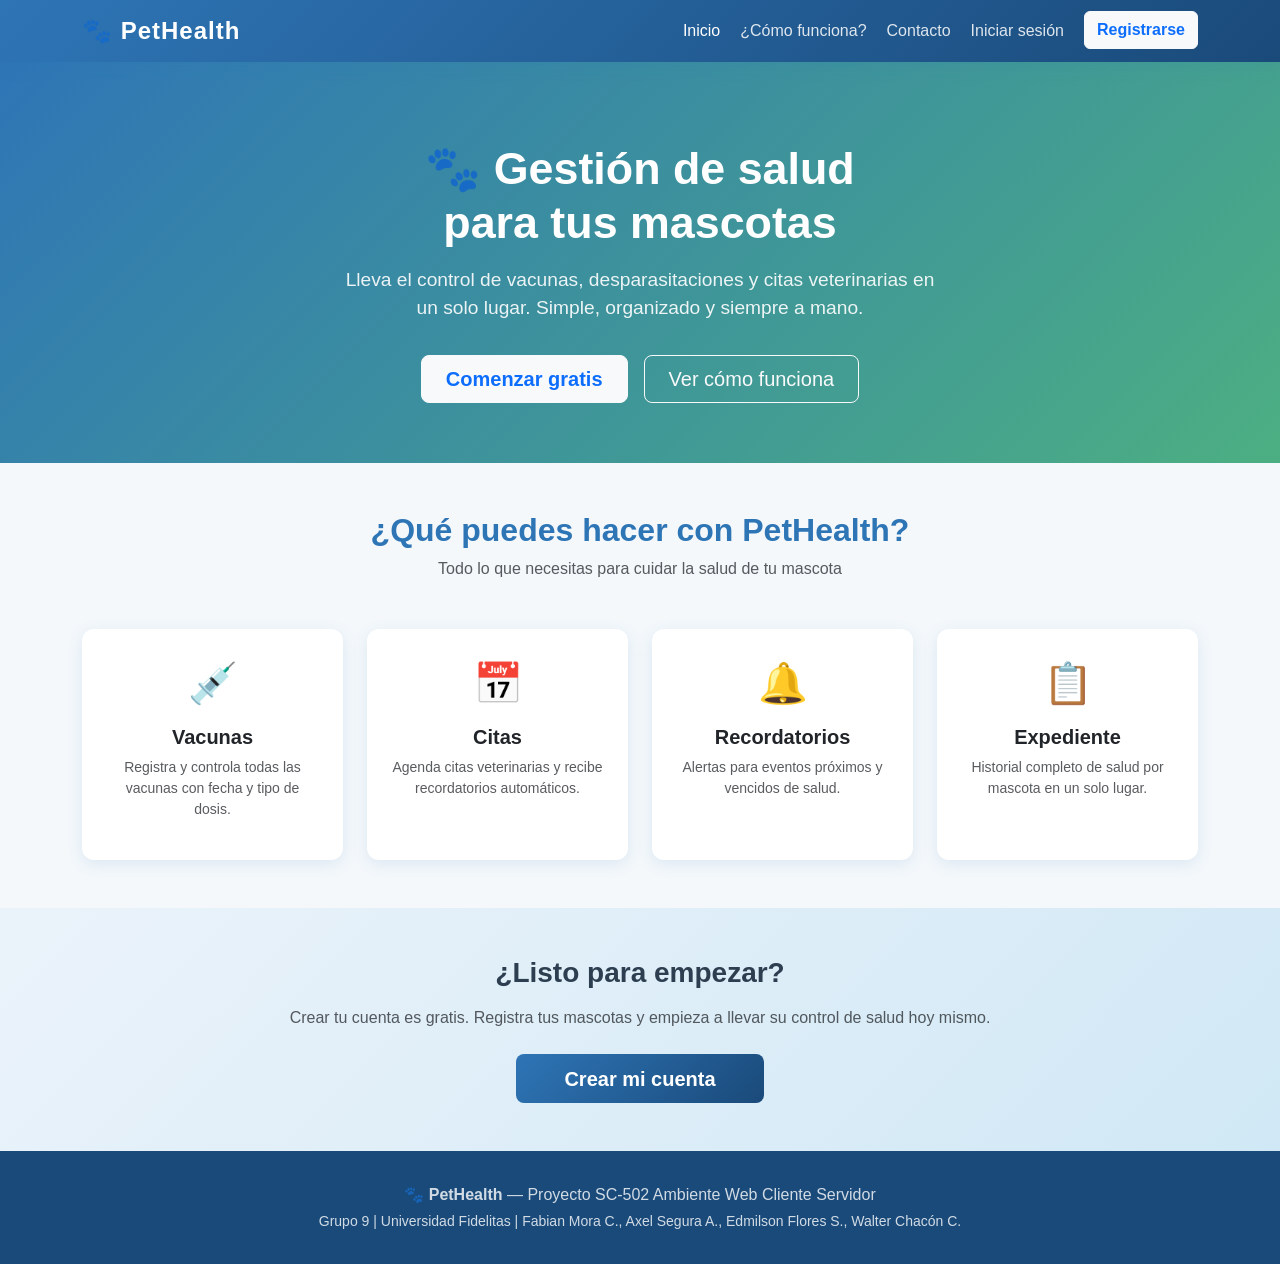
<file: index.html>
<!DOCTYPE html>
<html lang="es">
<head>
  <meta charset="UTF-8" />
  <meta name="viewport" content="width=device-width, initial-scale=1.0" />
  <title>PetHealth - Inicio</title>
  <link rel="stylesheet" href="https://cdn.jsdelivr.net/npm/bootstrap@5.3.0/dist/css/bootstrap.min.css" />
  <link rel="stylesheet" href="CSS/styles.css" />
</head>
<body>


  <nav class="navbar navbar-expand-lg navbar-pethealth">
    <div class="container">
      <a class="navbar-brand" href="index.html">🐾 PetHealth</a>
      <button class="navbar-toggler border-0" type="button" data-bs-toggle="collapse" data-bs-target="#navMenu">
        <span class="navbar-toggler-icon" style="filter: invert(1);"></span>
      </button>
      <div class="collapse navbar-collapse" id="navMenu">
        <ul class="navbar-nav ms-auto gap-1">
          <li class="nav-item"><a class="nav-link active" href="index.html">Inicio</a></li>
          <li class="nav-item"><a class="nav-link" href="Informacion/informacion.html">¿Cómo funciona?</a></li>
          <li class="nav-item"><a class="nav-link" href="Contacto/contacto.html">Contacto</a></li>
          <li class="nav-item"><a class="nav-link" href="Auth/login.html">Iniciar sesión</a></li>
          <li class="nav-item">
            <a class="btn btn-light ms-2 fw-bold text-primary" href="Auth/registro.html">Registrarse</a>
          </li>
        </ul>
      </div>
    </div>
  </nav>


  <section class="hero-section">
    <div class="container">
      <h1>🐾 Gestión de salud<br>para tus mascotas</h1>
      <p>Lleva el control de vacunas, desparasitaciones y citas veterinarias en un solo lugar. Simple, organizado y siempre a mano.</p>
      <div class="d-flex gap-3 justify-content-center flex-wrap">
        <a href="Auth/registro.html" class="btn btn-light btn-lg fw-bold text-primary px-4">Comenzar gratis</a>
        <a href="Informacion/informacion.html" class="btn btn-outline-light btn-lg px-4">Ver cómo funciona</a>
      </div>
    </div>
  </section>


  <section class="py-5">
    <div class="container">
      <h2 class="text-center fw-bold mb-2" style="color: var(--color-primario);">¿Qué puedes hacer con PetHealth?</h2>
      <p class="text-center text-muted mb-5">Todo lo que necesitas para cuidar la salud de tu mascota</p>
      <div class="row g-4">
        <div class="col-md-3 col-sm-6">
          <div class="card card-pethealth text-center p-4 h-100">
            <span class="card-icon">💉</span>
            <h5 class="fw-bold">Vacunas</h5>
            <p class="text-muted small">Registra y controla todas las vacunas con fecha y tipo de dosis.</p>
          </div>
        </div>
        <div class="col-md-3 col-sm-6">
          <div class="card card-pethealth text-center p-4 h-100">
            <span class="card-icon">📅</span>
            <h5 class="fw-bold">Citas</h5>
            <p class="text-muted small">Agenda citas veterinarias y recibe recordatorios automáticos.</p>
          </div>
        </div>
        <div class="col-md-3 col-sm-6">
          <div class="card card-pethealth text-center p-4 h-100">
            <span class="card-icon">🔔</span>
            <h5 class="fw-bold">Recordatorios</h5>
            <p class="text-muted small">Alertas para eventos próximos y vencidos de salud.</p>
          </div>
        </div>
        <div class="col-md-3 col-sm-6">
          <div class="card card-pethealth text-center p-4 h-100">
            <span class="card-icon">📋</span>
            <h5 class="fw-bold">Expediente</h5>
            <p class="text-muted small">Historial completo de salud por mascota en un solo lugar.</p>
          </div>
        </div>
      </div>
    </div>
  </section>


  <section class="py-5" style="background: linear-gradient(135deg, #EBF3FA, #D0E8F5);">
    <div class="container text-center">
      <h3 class="fw-bold mb-3">¿Listo para empezar?</h3>
      <p class="text-muted mb-4">Crear tu cuenta es gratis. Registra tus mascotas y empieza a llevar su control de salud hoy mismo.</p>
      <a href="Auth/registro.html" class="btn btn-pethealth btn-lg px-5">Crear mi cuenta</a>
    </div>
  </section>


  <footer>
    <div class="container text-center">
      <p class="mb-1">🐾 <strong>PetHealth</strong> — Proyecto SC-502 Ambiente Web Cliente Servidor</p>
      <p class="small mb-0">Grupo 9 | Universidad Fidelitas | Fabian Mora C., Axel Segura A., Edmilson Flores S., Walter Chacón C.</p>
    </div>
  </footer>

  <script src="https://cdn.jsdelivr.net/npm/bootstrap@5.3.0/dist/js/bootstrap.bundle.min.js"></script>
</body>
</html>
</file>
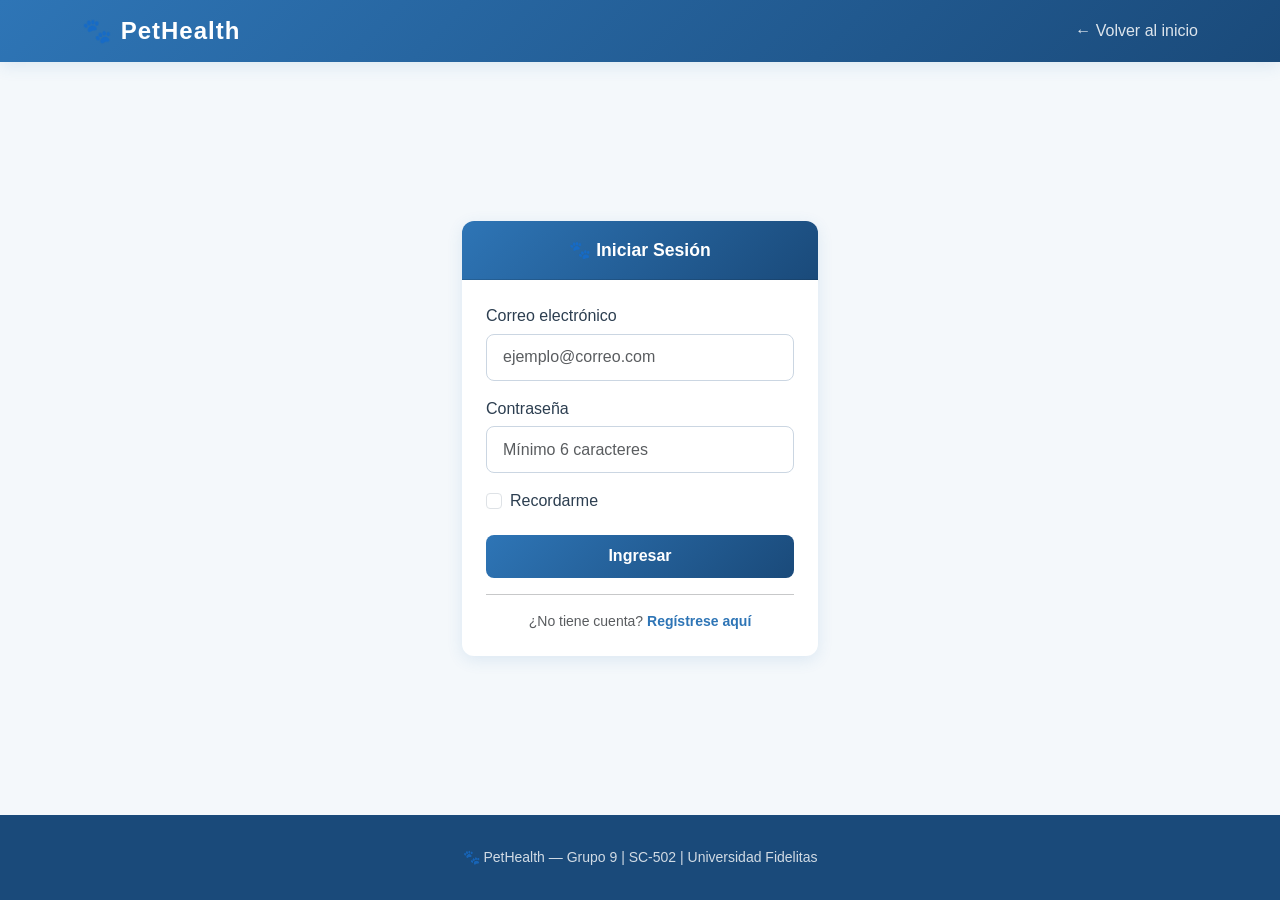
<file: Auth/login.html>
<!DOCTYPE html>
<html lang="es">
<head>
  <meta charset="UTF-8" />
  <meta name="viewport" content="width=device-width, initial-scale=1.0" />
  <title>PetHealth - Iniciar Sesión</title>
  <link rel="stylesheet" href="https://cdn.jsdelivr.net/npm/bootstrap@5.3.0/dist/css/bootstrap.min.css" />
  <link rel="stylesheet" href="../CSS/styles.css" />
</head>
<body class="d-flex flex-column min-vh-100">

  <!-- NAVBAR -->
  <nav class="navbar navbar-expand-lg navbar-pethealth">
    <div class="container">
      <a class="navbar-brand" href="../index.html">🐾 PetHealth</a>
      <div class="ms-auto">
        <a class="nav-link text-white d-inline" href="../index.html">← Volver al inicio</a>
      </div>
    </div>
  </nav>

  <!-- CONTENIDO PRINCIPAL -->
  <main class="flex-grow-1 d-flex align-items-center justify-content-center py-5">
    <div class="container">
      <div class="row justify-content-center">
        <div class="col-md-5 col-lg-4">

          <div class="card card-pethealth">
            <div class="card-header text-center">
              🐾 Iniciar Sesión
            </div>
            <div class="card-body p-4">

              <!-- Alerta dinámica -->
              <div id="alertaLogin"></div>

              <form id="formLogin" novalidate class="form-pethealth">

                <div class="mb-3">
                  <label for="loginCorreo" class="form-label">Correo electrónico</label>
                  <input type="email" class="form-control" id="loginCorreo" placeholder="ejemplo@correo.com" />
                  <div class="invalid-feedback">Ingrese un correo válido.</div>
                </div>

                <div class="mb-3">
                  <label for="loginContrasena" class="form-label">Contraseña</label>
                  <input type="password" class="form-control" id="loginContrasena" placeholder="Mínimo 6 caracteres" />
                  <div class="invalid-feedback">Ingrese su contraseña.</div>
                </div>

                <div class="mb-3 form-check">
                  <input type="checkbox" class="form-check-input" id="recordarme" />
                  <label class="form-check-label" for="recordarme">Recordarme</label>
                </div>

                <button type="button" class="btn btn-pethealth w-100" onclick="handleLogin()">
                  Ingresar
                </button>

              </form>

              <hr />
              <p class="text-center text-muted small mb-0">
                ¿No tiene cuenta?
                <a href="registro.html" class="text-decoration-none fw-bold" style="color: var(--color-primario);">Regístrese aquí</a>
              </p>
            </div>
          </div>

        </div>
      </div>
    </div>
  </main>

  <!-- FOOTER -->
  <footer>
    <div class="container text-center">
      <p class="small mb-0">🐾 PetHealth — Grupo 9 | SC-502 | Universidad Fidelitas</p>
    </div>
  </footer>

  <script src="https://cdn.jsdelivr.net/npm/bootstrap@5.3.0/dist/js/bootstrap.bundle.min.js"></script>
  <script src="../JS/utils.js"></script>
  <script src="../JS/auth.js"></script>
</body>
</html>
</file>
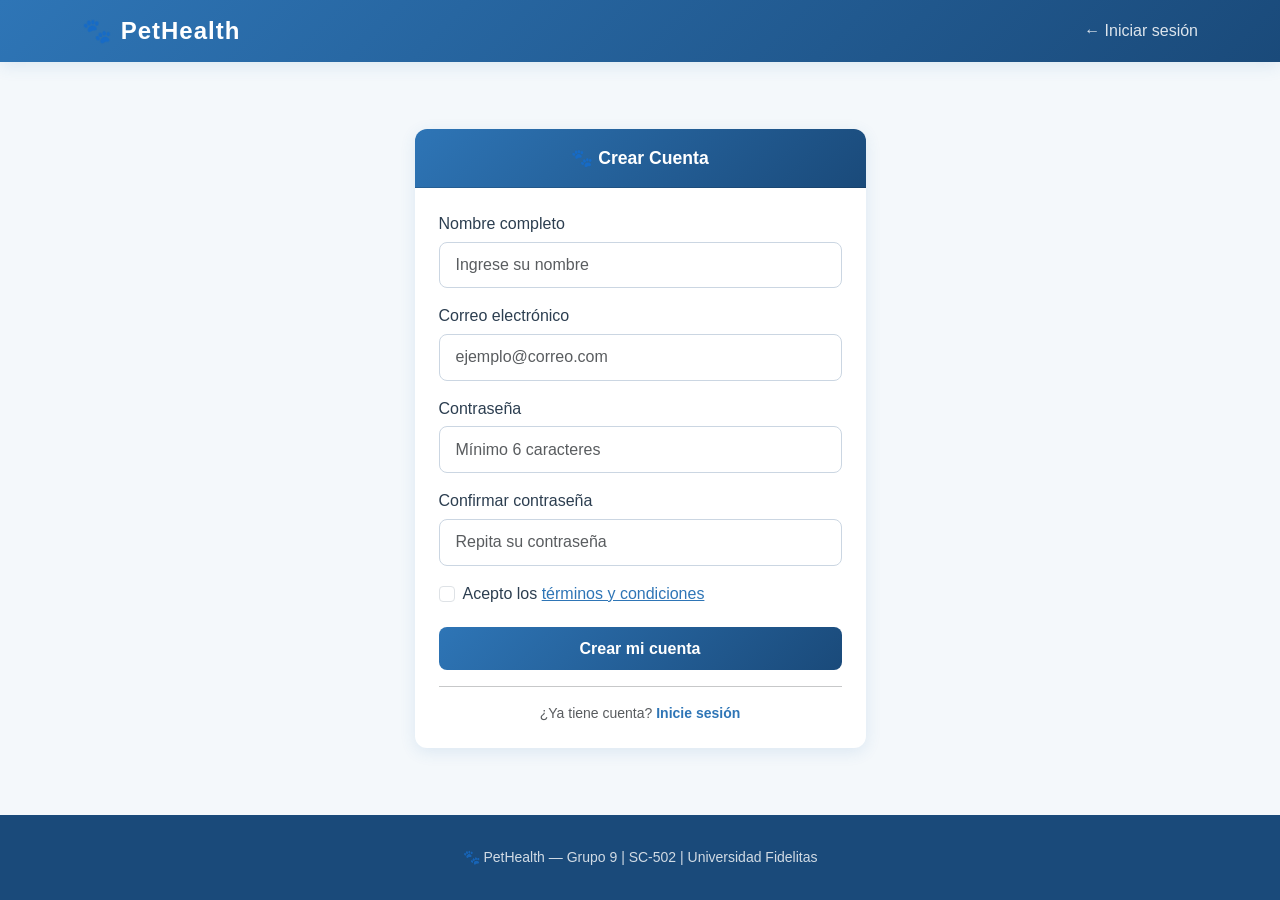
<file: Auth/registro.html>
<!DOCTYPE html>
<html lang="es">
<head>
  <meta charset="UTF-8" />
  <meta name="viewport" content="width=device-width, initial-scale=1.0" />
  <title>PetHealth - Registro</title>
  <link rel="stylesheet" href="https://cdn.jsdelivr.net/npm/bootstrap@5.3.0/dist/css/bootstrap.min.css" />
  <link rel="stylesheet" href="../CSS/styles.css" />
</head>
<body class="d-flex flex-column min-vh-100">

  <!-- NAVBAR -->
  <nav class="navbar navbar-expand-lg navbar-pethealth">
    <div class="container">
      <a class="navbar-brand" href="../index.html">🐾 PetHealth</a>
      <div class="ms-auto">
        <a class="nav-link text-white d-inline" href="login.html">← Iniciar sesión</a>
      </div>
    </div>
  </nav>

  <!-- CONTENIDO PRINCIPAL -->
  <main class="flex-grow-1 d-flex align-items-center justify-content-center py-5">
    <div class="container">
      <div class="row justify-content-center">
        <div class="col-md-6 col-lg-5">

          <div class="card card-pethealth">
            <div class="card-header text-center">
              🐾 Crear Cuenta
            </div>
            <div class="card-body p-4">

              <!-- Alerta dinámica -->
              <div id="alertaRegistro"></div>

              <form id="formRegistro" novalidate class="form-pethealth">

                <div class="mb-3">
                  <label for="regNombre" class="form-label">Nombre completo</label>
                  <input type="text" class="form-control" id="regNombre" placeholder="Ingrese su nombre" />
                  <div class="invalid-feedback">El nombre es obligatorio.</div>
                </div>

                <div class="mb-3">
                  <label for="regCorreo" class="form-label">Correo electrónico</label>
                  <input type="email" class="form-control" id="regCorreo" placeholder="ejemplo@correo.com" />
                  <div class="invalid-feedback">Ingrese un correo válido.</div>
                </div>

                <div class="mb-3">
                  <label for="regContrasena" class="form-label">Contraseña</label>
                  <input type="password" class="form-control" id="regContrasena" placeholder="Mínimo 6 caracteres" />
                  <div class="invalid-feedback">Mínimo 6 caracteres.</div>
                </div>

                <div class="mb-3">
                  <label for="regConfirmar" class="form-label">Confirmar contraseña</label>
                  <input type="password" class="form-control" id="regConfirmar" placeholder="Repita su contraseña" />
                  <div class="invalid-feedback">Las contraseñas no coinciden.</div>
                </div>

                <div class="mb-3 form-check">
                  <input type="checkbox" class="form-check-input" id="regTerminos" />
                  <label class="form-check-label" for="regTerminos">
                    Acepto los <a href="#" style="color: var(--color-primario);">términos y condiciones</a>
                  </label>
                </div>

                <button type="button" class="btn btn-pethealth w-100" onclick="handleRegistro()">
                  Crear mi cuenta
                </button>

              </form>

              <hr />
              <p class="text-center text-muted small mb-0">
                ¿Ya tiene cuenta?
                <a href="login.html" class="text-decoration-none fw-bold" style="color: var(--color-primario);">Inicie sesión</a>
              </p>
            </div>
          </div>

        </div>
      </div>
    </div>
  </main>

  <!-- FOOTER -->
  <footer>
    <div class="container text-center">
      <p class="small mb-0">🐾 PetHealth — Grupo 9 | SC-502 | Universidad Fidelitas</p>
    </div>
  </footer>

  <script src="https://cdn.jsdelivr.net/npm/bootstrap@5.3.0/dist/js/bootstrap.bundle.min.js"></script>
  <script src="../JS/utils.js"></script>
  <script src="../JS/auth.js"></script>
</body>
</html>
</file>
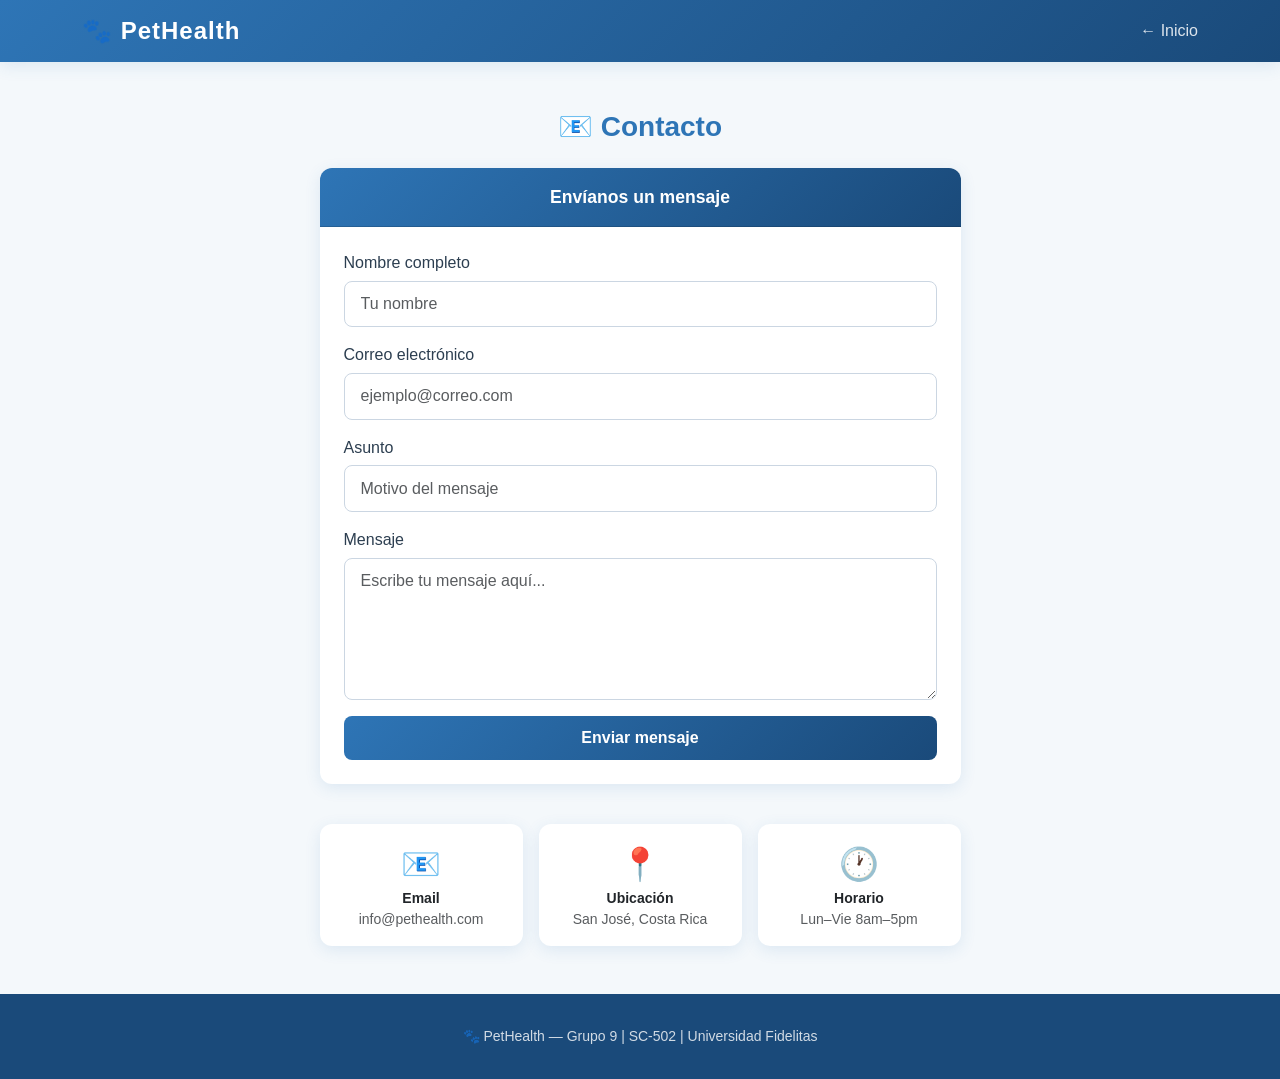
<file: Contacto/contacto.html>
<!DOCTYPE html>
<html lang="es">
<head>
  <meta charset="UTF-8" />
  <meta name="viewport" content="width=device-width, initial-scale=1.0" />
  <title>PetHealth - Contacto</title>
  <link rel="stylesheet" href="https://cdn.jsdelivr.net/npm/bootstrap@5.3.0/dist/css/bootstrap.min.css" />
  <link rel="stylesheet" href="../CSS/styles.css" />
</head>
<body class="d-flex flex-column min-vh-100">

  <nav class="navbar navbar-expand-lg navbar-pethealth">
    <div class="container">
      <a class="navbar-brand" href="../index.html">🐾 PetHealth</a>
      <div class="ms-auto">
        <a class="nav-link text-white d-inline" href="../index.html">← Inicio</a>
      </div>
    </div>
  </nav>

  <main class="flex-grow-1 py-5">
    <div class="container">
      <div class="row justify-content-center">
        <div class="col-md-7">
          <h3 class="fw-bold mb-4 text-center" style="color: var(--color-primario);">📧 Contacto</h3>

          <div class="card card-pethealth">
            <div class="card-header text-center">Envíanos un mensaje</div>
            <div class="card-body p-4">
              <div id="alertaContacto"></div>
              <form id="formContacto" novalidate class="form-pethealth">

                <div class="mb-3">
                  <label for="cNombre" class="form-label">Nombre completo</label>
                  <input type="text" class="form-control" id="cNombre" placeholder="Tu nombre" />
                  <div class="invalid-feedback">El nombre es obligatorio.</div>
                </div>

                <div class="mb-3">
                  <label for="cCorreo" class="form-label">Correo electrónico</label>
                  <input type="email" class="form-control" id="cCorreo" placeholder="ejemplo@correo.com" />
                  <div class="invalid-feedback">Ingrese un correo válido.</div>
                </div>

                <div class="mb-3">
                  <label for="cAsunto" class="form-label">Asunto</label>
                  <input type="text" class="form-control" id="cAsunto" placeholder="Motivo del mensaje" />
                  <div class="invalid-feedback">El asunto es obligatorio.</div>
                </div>

                <div class="mb-3">
                  <label for="cMensaje" class="form-label">Mensaje</label>
                  <textarea class="form-control" id="cMensaje" rows="5" placeholder="Escribe tu mensaje aquí..."></textarea>
                  <div class="invalid-feedback">El mensaje es obligatorio.</div>
                </div>

                <button type="button" class="btn btn-pethealth w-100" onclick="enviarContacto()">
                  Enviar mensaje
                </button>
              </form>
            </div>
          </div>

          <div class="row mt-4 g-3">
            <div class="col-md-4 text-center">
              <div class="card card-pethealth p-3">
                <span style="font-size:2rem">📧</span>
                <p class="mb-0 small fw-bold">Email</p>
                <p class="text-muted small mb-0">info@pethealth.com</p>
              </div>
            </div>
            <div class="col-md-4 text-center">
              <div class="card card-pethealth p-3">
                <span style="font-size:2rem">📍</span>
                <p class="mb-0 small fw-bold">Ubicación</p>
                <p class="text-muted small mb-0">San José, Costa Rica</p>
              </div>
            </div>
            <div class="col-md-4 text-center">
              <div class="card card-pethealth p-3">
                <span style="font-size:2rem">🕐</span>
                <p class="mb-0 small fw-bold">Horario</p>
                <p class="text-muted small mb-0">Lun–Vie 8am–5pm</p>
              </div>
            </div>
          </div>

        </div>
      </div>
    </div>
  </main>

  <footer>
    <div class="container text-center">
      <p class="small mb-0">🐾 PetHealth — Grupo 9 | SC-502 | Universidad Fidelitas</p>
    </div>
  </footer>

  <script src="https://cdn.jsdelivr.net/npm/bootstrap@5.3.0/dist/js/bootstrap.bundle.min.js"></script>
  <script src="../JS/utils.js"></script>
  <script>
    async function enviarContacto() {
      let nombre  = document.getElementById('cNombre').value.trim();
      let correo  = document.getElementById('cCorreo').value.trim();
      let asunto  = document.getElementById('cAsunto').value.trim();
      let mensaje = document.getElementById('cMensaje').value.trim();
      let valido  = true;

      limpiarFormulario('formContacto');

      if (!campoRequerido(nombre))  { mostrarError('cNombre',  'El nombre es obligatorio.');   valido = false; }
      if (!campoRequerido(correo))  { mostrarError('cCorreo',  'El correo es obligatorio.');   valido = false; }
      else if (!validarCorreo(correo)) { mostrarError('cCorreo', 'Ingrese un correo válido.'); valido = false; }
      if (!campoRequerido(asunto))  { mostrarError('cAsunto',  'El asunto es obligatorio.');   valido = false; }
      if (!campoRequerido(mensaje)) { mostrarError('cMensaje', 'El mensaje es obligatorio.');  valido = false; }
      if (!valido) return;

      let btn = document.querySelector('#formContacto button');
      if (btn) { btn.disabled = true; btn.textContent = 'Enviando...'; }

      try {
        const resp = await fetch('../API/contacto.php', {
          method: 'POST',
          headers: { 'Content-Type': 'application/json' },
          body: JSON.stringify({ nombre, correo, asunto, mensaje }),
          credentials: 'same-origin'
        });
        const data = await resp.json();
        if (data.exito) {
          mostrarAlerta('alertaContacto', '✅ ' + data.mensaje, 'success');
          document.getElementById('formContacto').reset();
        } else {
          mostrarAlerta('alertaContacto', '❌ ' + data.mensaje, 'danger');
        }
      } catch (err) {
        mostrarAlerta('alertaContacto', '⚠️ Error de conexión con el servidor.', 'warning');
      } finally {
        if (btn) { btn.disabled = false; btn.textContent = 'Enviar mensaje'; }
      }
    }
  </script>
</body>
</html>
</file>
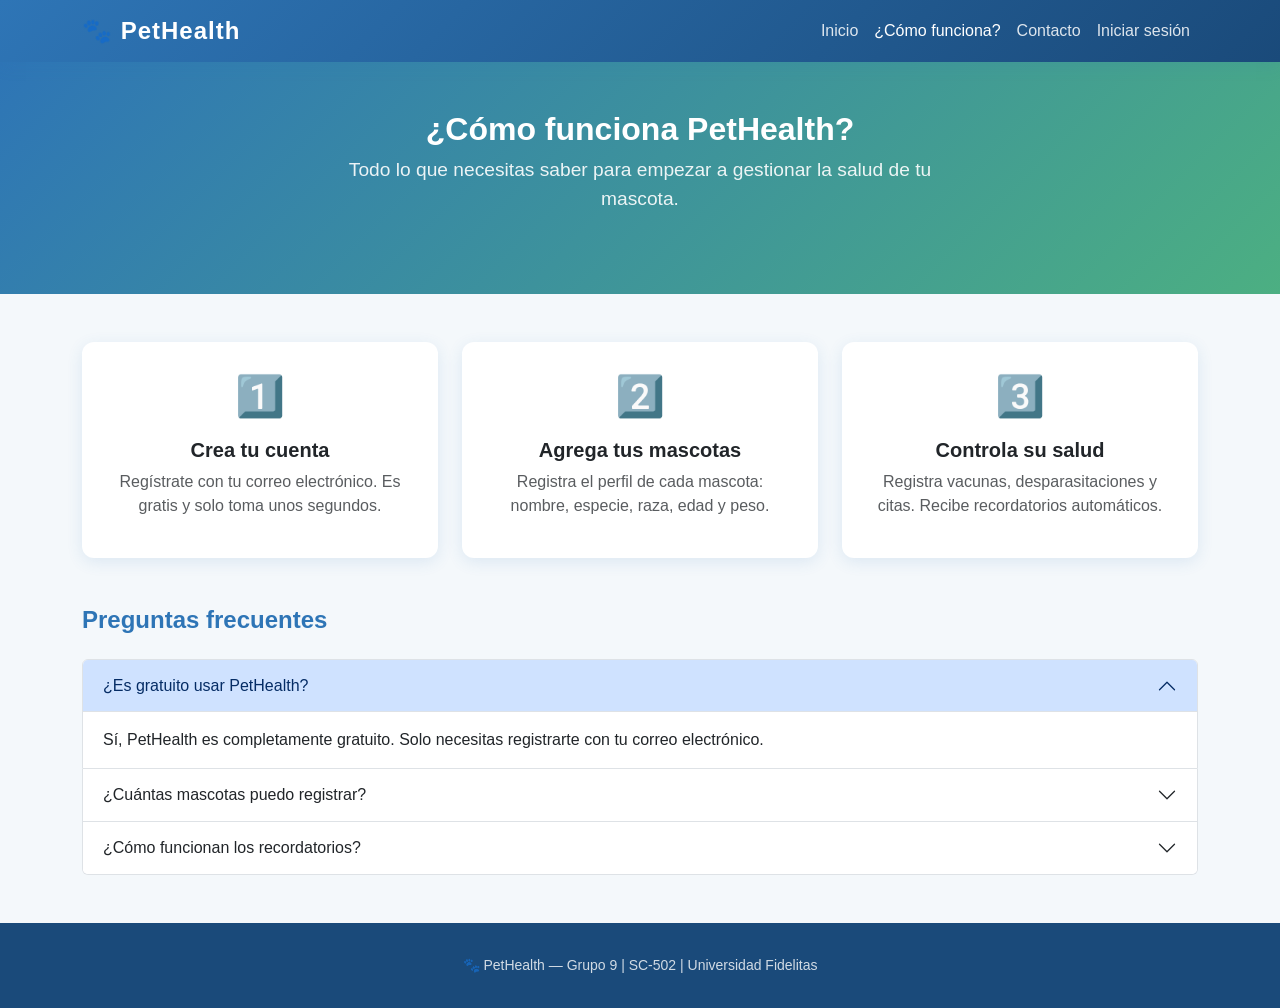
<file: Informacion/informacion.html>
<!DOCTYPE html>
<html lang="es">
<head>
  <meta charset="UTF-8" />
  <meta name="viewport" content="width=device-width, initial-scale=1.0" />
  <title>PetHealth - ¿Cómo funciona?</title>
  <link rel="stylesheet" href="https://cdn.jsdelivr.net/npm/bootstrap@5.3.0/dist/css/bootstrap.min.css" />
  <link rel="stylesheet" href="../CSS/styles.css" />
</head>
<body class="d-flex flex-column min-vh-100">

  <!-- NAVBAR -->
  <nav class="navbar navbar-expand-lg navbar-pethealth">
    <div class="container">
      <a class="navbar-brand" href="../index.html">🐾 PetHealth</a>
      <button class="navbar-toggler border-0" type="button" data-bs-toggle="collapse" data-bs-target="#navMenu">
        <span class="navbar-toggler-icon" style="filter: invert(1);"></span>
      </button>
      <div class="collapse navbar-collapse" id="navMenu">
        <ul class="navbar-nav ms-auto">
          <li class="nav-item"><a class="nav-link" href="../index.html">Inicio</a></li>
          <li class="nav-item"><a class="nav-link active" href="informacion.html">¿Cómo funciona?</a></li>
          <li class="nav-item"><a class="nav-link" href="../Contacto/contacto.html">Contacto</a></li>
          <li class="nav-item"><a class="nav-link" href="../Auth/login.html">Iniciar sesión</a></li>
        </ul>
      </div>
    </div>
  </nav>

  <!-- HERO -->
  <section class="hero-section py-5">
    <div class="container text-center">
      <h2 class="fw-bold">¿Cómo funciona PetHealth?</h2>
      <p>Todo lo que necesitas saber para empezar a gestionar la salud de tu mascota.</p>
    </div>
  </section>

  <!-- PASOS -->
  <main class="flex-grow-1 py-5">
    <div class="container">
      <div class="row g-4">
        <div class="col-md-4">
          <div class="card card-pethealth text-center p-4 h-100">
            <span class="card-icon">1️⃣</span>
            <h5 class="fw-bold">Crea tu cuenta</h5>
            <p class="text-muted">Regístrate con tu correo electrónico. Es gratis y solo toma unos segundos.</p>
          </div>
        </div>
        <div class="col-md-4">
          <div class="card card-pethealth text-center p-4 h-100">
            <span class="card-icon">2️⃣</span>
            <h5 class="fw-bold">Agrega tus mascotas</h5>
            <p class="text-muted">Registra el perfil de cada mascota: nombre, especie, raza, edad y peso.</p>
          </div>
        </div>
        <div class="col-md-4">
          <div class="card card-pethealth text-center p-4 h-100">
            <span class="card-icon">3️⃣</span>
            <h5 class="fw-bold">Controla su salud</h5>
            <p class="text-muted">Registra vacunas, desparasitaciones y citas. Recibe recordatorios automáticos.</p>
          </div>
        </div>
      </div>

      <!-- Acordeón de preguntas frecuentes (Bootstrap) -->
      <h4 class="fw-bold mt-5 mb-4" style="color: var(--color-primario);">Preguntas frecuentes</h4>
      <div class="accordion" id="faqAccordion">
        <div class="accordion-item">
          <h2 class="accordion-header">
            <button class="accordion-button" type="button" data-bs-toggle="collapse" data-bs-target="#faq1">
              ¿Es gratuito usar PetHealth?
            </button>
          </h2>
          <div id="faq1" class="accordion-collapse collapse show" data-bs-parent="#faqAccordion">
            <div class="accordion-body">Sí, PetHealth es completamente gratuito. Solo necesitas registrarte con tu correo electrónico.</div>
          </div>
        </div>
        <div class="accordion-item">
          <h2 class="accordion-header">
            <button class="accordion-button collapsed" type="button" data-bs-toggle="collapse" data-bs-target="#faq2">
              ¿Cuántas mascotas puedo registrar?
            </button>
          </h2>
          <div id="faq2" class="accordion-collapse collapse" data-bs-parent="#faqAccordion">
            <div class="accordion-body">Puedes registrar todas las mascotas que necesites sin límite.</div>
          </div>
        </div>
        <div class="accordion-item">
          <h2 class="accordion-header">
            <button class="accordion-button collapsed" type="button" data-bs-toggle="collapse" data-bs-target="#faq3">
              ¿Cómo funcionan los recordatorios?
            </button>
          </h2>
          <div id="faq3" class="accordion-collapse collapse" data-bs-parent="#faqAccordion">
            <div class="accordion-body">El sistema genera alertas automáticas cuando un evento de salud está próximo a vencer o ya venció.</div>
          </div>
        </div>
      </div>
    </div>
  </main>

  <!-- FOOTER -->
  <footer>
    <div class="container text-center">
      <p class="small mb-0">🐾 PetHealth — Grupo 9 | SC-502 | Universidad Fidelitas</p>
    </div>
  </footer>

  <script src="https://cdn.jsdelivr.net/npm/bootstrap@5.3.0/dist/js/bootstrap.bundle.min.js"></script>
</body>
</html>
</file>
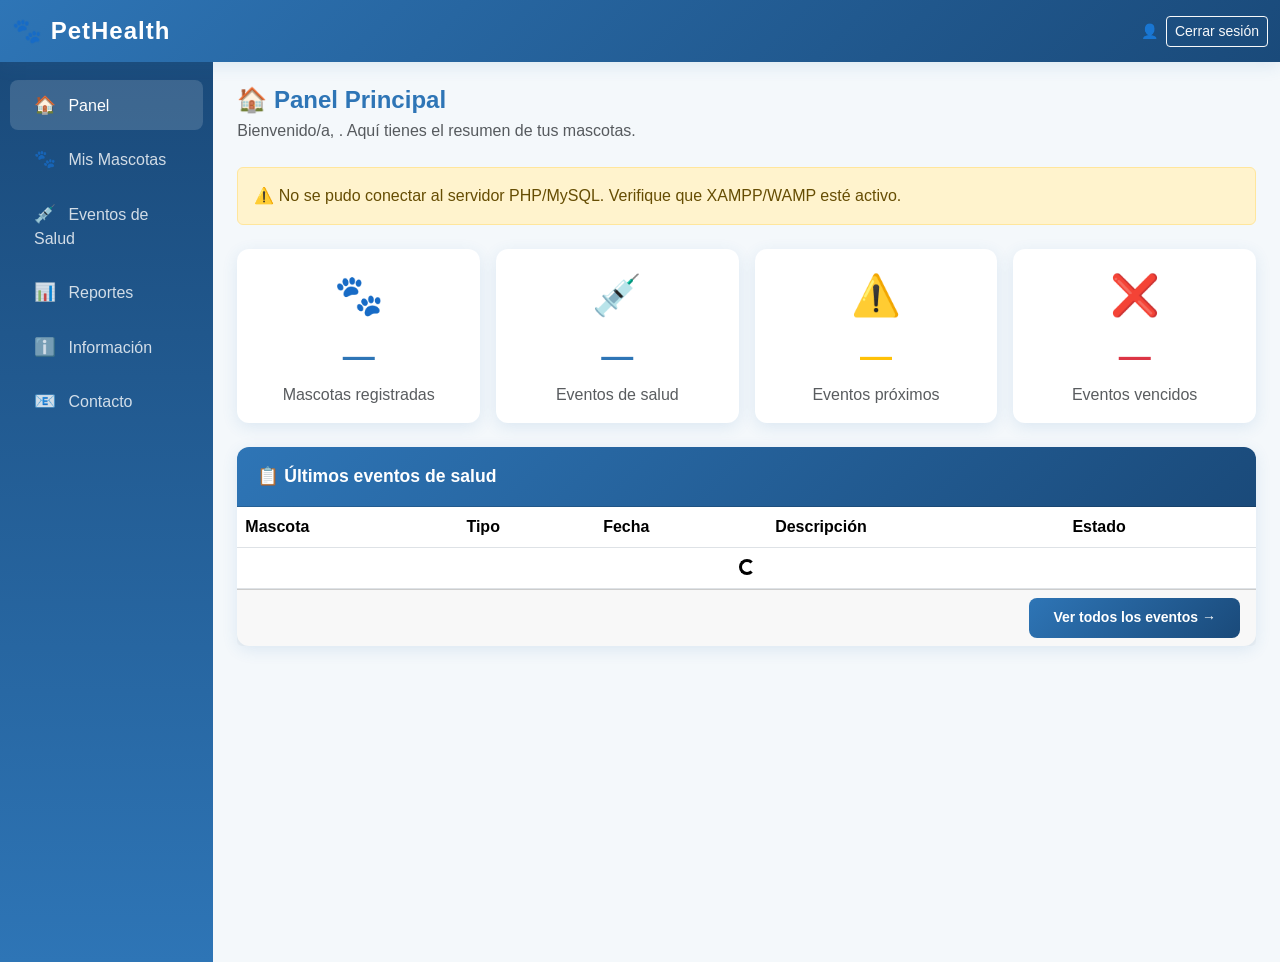
<file: PanelAdmin/dashboard.html>
<!DOCTYPE html>
<html lang="es">
<head>
  <meta charset="UTF-8" />
  <meta name="viewport" content="width=device-width, initial-scale=1.0" />
  <title>PetHealth - Panel Principal</title>
  <link rel="stylesheet" href="https://cdn.jsdelivr.net/npm/bootstrap@5.3.0/dist/css/bootstrap.min.css" />
  <link rel="stylesheet" href="../CSS/styles.css" />
</head>
<body>

  <!-- NAVBAR -->
  <nav class="navbar navbar-expand-lg navbar-pethealth">
    <div class="container-fluid">
      <a class="navbar-brand" href="../index.html">🐾 PetHealth</a>
      <div class="ms-auto d-flex align-items-center gap-2">
        <span class="text-white small" id="nombreUsuario">👤</span>
        <button class="btn btn-outline-light btn-sm" onclick="cerrarSesion()">Cerrar sesión</button>
      </div>
    </div>
  </nav>

  <div class="container-fluid">
    <div class="row">
      <!-- SIDEBAR -->
      <div class="col-md-2 p-0">
        <div class="sidebar d-flex flex-column pt-3">
          <ul class="nav flex-column">
            <li class="nav-item"><a class="nav-link active" href="dashboard.html"><span class="icono">🏠</span> Panel</a></li>
            <li class="nav-item"><a class="nav-link" href="../Mascotas/mascotas.html"><span class="icono">🐾</span> Mis Mascotas</a></li>
            <li class="nav-item"><a class="nav-link" href="../Eventos/eventos.html"><span class="icono">💉</span> Eventos de Salud</a></li>
            <li class="nav-item"><a class="nav-link" href="../Reportes/reportes.html"><span class="icono">📊</span> Reportes</a></li>
            <li class="nav-item"><a class="nav-link" href="../Informacion/informacion.html"><span class="icono">ℹ️</span> Información</a></li>
            <li class="nav-item"><a class="nav-link" href="../Contacto/contacto.html"><span class="icono">📧</span> Contacto</a></li>
          </ul>
        </div>
      </div>

      <!-- CONTENIDO -->
      <div class="col-md-10 p-4">
        <h4 class="fw-bold mb-1" style="color: var(--color-primario);">🏠 Panel Principal</h4>
        <p class="text-muted mb-4">Bienvenido/a, <strong id="bienvenidaNombre"></strong>. Aquí tienes el resumen de tus mascotas.</p>

        <!-- Alertas dinámicas -->
        <div id="alertasDashboard" class="mb-4"></div>

        <!-- Tarjetas de estadísticas -->
        <div class="row g-3 mb-4">
          <div class="col-md-3">
            <div class="card card-pethealth text-center p-3">
              <div class="card-icon">🐾</div>
              <h2 class="fw-bold" id="statMascotas" style="color:var(--color-primario);">—</h2>
              <p class="text-muted mb-0">Mascotas registradas</p>
            </div>
          </div>
          <div class="col-md-3">
            <div class="card card-pethealth text-center p-3">
              <div class="card-icon">💉</div>
              <h2 class="fw-bold" id="statEventos" style="color:var(--color-primario);">—</h2>
              <p class="text-muted mb-0">Eventos de salud</p>
            </div>
          </div>
          <div class="col-md-3">
            <div class="card card-pethealth text-center p-3">
              <div class="card-icon">⚠️</div>
              <h2 class="fw-bold text-warning" id="statProximos">—</h2>
              <p class="text-muted mb-0">Eventos próximos</p>
            </div>
          </div>
          <div class="col-md-3">
            <div class="card card-pethealth text-center p-3">
              <div class="card-icon">❌</div>
              <h2 class="fw-bold text-danger" id="statVencidos">—</h2>
              <p class="text-muted mb-0">Eventos vencidos</p>
            </div>
          </div>
        </div>


        <div class="card card-pethealth">
          <div class="card-header">📋 Últimos eventos de salud</div>
          <div class="card-body p-0">
            <div class="table-responsive">
              <table class="table tabla-eventos mb-0">
                <thead>
                  <tr>
                    <th>Mascota</th>
                    <th>Tipo</th>
                    <th>Fecha</th>
                    <th>Descripción</th>
                    <th>Estado</th>
                  </tr>
                </thead>
                <tbody id="tablaUltimosEventos">
                  <tr><td colspan="5" class="text-center"><div class="spinner-border spinner-border-sm"></div></td></tr>
                </tbody>
              </table>
            </div>
          </div>
          <div class="card-footer text-end">
            <a href="../Eventos/eventos.html" class="btn btn-sm btn-pethealth">Ver todos los eventos →</a>
          </div>
        </div>

      </div>
    </div>
  </div>

  <script src="https://cdn.jsdelivr.net/npm/bootstrap@5.3.0/dist/js/bootstrap.bundle.min.js"></script>
  <script src="../JS/utils.js"></script>
  <script src="../JS/auth.js"></script>
  <script src="../JS/dashboard.js"></script>
</body>
</html>
</file>
<file: CSS/styles.css>
:root {
  --color-primario: #2E75B6;
  --color-secundario: #1A4A7A;
  --color-acento: #4CAF82;
  --color-fondo: #F4F8FB;
  --color-texto: #2C3E50;
  --color-alerta: #E67E22;
  --sombra: 0 4px 16px rgba(46, 117, 182, 0.12);
  --radio: 12px;
  --transicion: 0.3s ease;
}


* {
  margin: 0;
  padding: 0;
  box-sizing: border-box;
}

body {
  font-family: 'Segoe UI', Arial, sans-serif;
  background-color: var(--color-fondo);
  color: var(--color-texto);
  min-height: 100vh;
}


.navbar-pethealth {
  background: linear-gradient(135deg, var(--color-primario), var(--color-secundario));
  box-shadow: var(--sombra);
}

.navbar-pethealth .navbar-brand {
  font-size: 1.5rem;
  font-weight: 700;
  color: white !important;
  letter-spacing: 1px;
}

.navbar-pethealth .nav-link {
  color: rgba(255, 255, 255, 0.85) !important;
  font-weight: 500;
  transition: color var(--transicion);
}

.navbar-pethealth .nav-link:hover,
.navbar-pethealth .nav-link.active {
  color: white !important;
}


.hero-section {
  background: linear-gradient(135deg, var(--color-primario) 0%, var(--color-acento) 100%);
  color: white;
  padding: 80px 0 60px;
  text-align: center;
}

.hero-section h1 {
  font-size: 2.8rem;
  font-weight: 700;
  margin-bottom: 1rem;
}

.hero-section p {
  font-size: 1.2rem;
  opacity: 0.9;
  max-width: 600px;
  margin: 0 auto 2rem;
}


.card-pethealth {
  border: none;
  border-radius: var(--radio);
  box-shadow: var(--sombra);
  transition: transform var(--transicion), box-shadow var(--transicion);
}

.card-pethealth:hover {
  transform: translateY(-4px);
  box-shadow: 0 8px 24px rgba(46, 117, 182, 0.2);
}

.card-pethealth .card-header {
  background: linear-gradient(135deg, var(--color-primario), var(--color-secundario));
  color: white;
  border-radius: var(--radio) var(--radio) 0 0 !important;
  font-weight: 600;
  font-size: 1.1rem;
  padding: 1rem 1.25rem;
}

.card-icon {
  font-size: 2.5rem;
  margin-bottom: 0.75rem;
  display: block;
}


.btn-pethealth {
  background: linear-gradient(135deg, var(--color-primario), var(--color-secundario));
  color: white;
  border: none;
  border-radius: 8px;
  padding: 0.6rem 1.5rem;
  font-weight: 600;
  transition: opacity var(--transicion), transform var(--transicion);
}

.btn-pethealth:hover {
  opacity: 0.9;
  color: white;
  transform: translateY(-1px);
}

.btn-outline-pethealth {
  border: 2px solid var(--color-primario);
  color: var(--color-primario);
  border-radius: 8px;
  padding: 0.6rem 1.5rem;
  font-weight: 600;
  background: transparent;
  transition: all var(--transicion);
}

.btn-outline-pethealth:hover {
  background: var(--color-primario);
  color: white;
}


.form-pethealth .form-control,
.form-pethealth .form-select {
  border-radius: 8px;
  border: 1.5px solid #CBD6E2;
  padding: 0.65rem 1rem;
  transition: border-color var(--transicion), box-shadow var(--transicion);
}

.form-pethealth .form-control:focus,
.form-pethealth .form-select:focus {
  border-color: var(--color-primario);
  box-shadow: 0 0 0 3px rgba(46, 117, 182, 0.15);
  outline: none;
}

.form-pethealth label {
  font-weight: 500;
  color: var(--color-texto);
  margin-bottom: 0.35rem;
}


.tabla-eventos thead {
  background: linear-gradient(135deg, var(--color-primario), var(--color-secundario));
  color: white;
}

.tabla-eventos tbody tr:hover {
  background-color: rgba(46, 117, 182, 0.06);
}


.badge-ok {
  background-color: #d4edda;
  color: #155724;
  border-radius: 20px;
  padding: 4px 12px;
  font-size: 0.82rem;
  font-weight: 600;
}

.badge-warning {
  background-color: #fff3cd;
  color: #856404;
  border-radius: 20px;
  padding: 4px 12px;
  font-size: 0.82rem;
  font-weight: 600;
}

.badge-danger {
  background-color: #f8d7da;
  color: #721c24;
  border-radius: 20px;
  padding: 4px 12px;
  font-size: 0.82rem;
  font-weight: 600;
}


.sidebar {
  background: linear-gradient(180deg, var(--color-secundario), var(--color-primario));
  min-height: 100vh;
  padding: 2rem 0;
}

.sidebar .nav-link {
  color: rgba(255, 255, 255, 0.8);
  padding: 0.75rem 1.5rem;
  border-radius: 8px;
  margin: 2px 10px;
  font-weight: 500;
  transition: all var(--transicion);
}

.sidebar .nav-link:hover,
.sidebar .nav-link.active {
  background: rgba(255, 255, 255, 0.15);
  color: white;
}

.sidebar .nav-link .icono {
  margin-right: 8px;
  font-size: 1.1rem;
}


footer {
  background: var(--color-secundario);
  color: rgba(255, 255, 255, 0.8);
  padding: 2rem 0;
  margin-top: auto;
}

footer a {
  color: rgba(255, 255, 255, 0.7);
  text-decoration: none;
  transition: color var(--transicion);
}

footer a:hover {
  color: white;
}


@media (max-width: 768px) {
  .hero-section h1 {
    font-size: 2rem;
  }

  .hero-section p {
    font-size: 1rem;
  }

  .sidebar {
    min-height: auto;
  }
}
</file>
